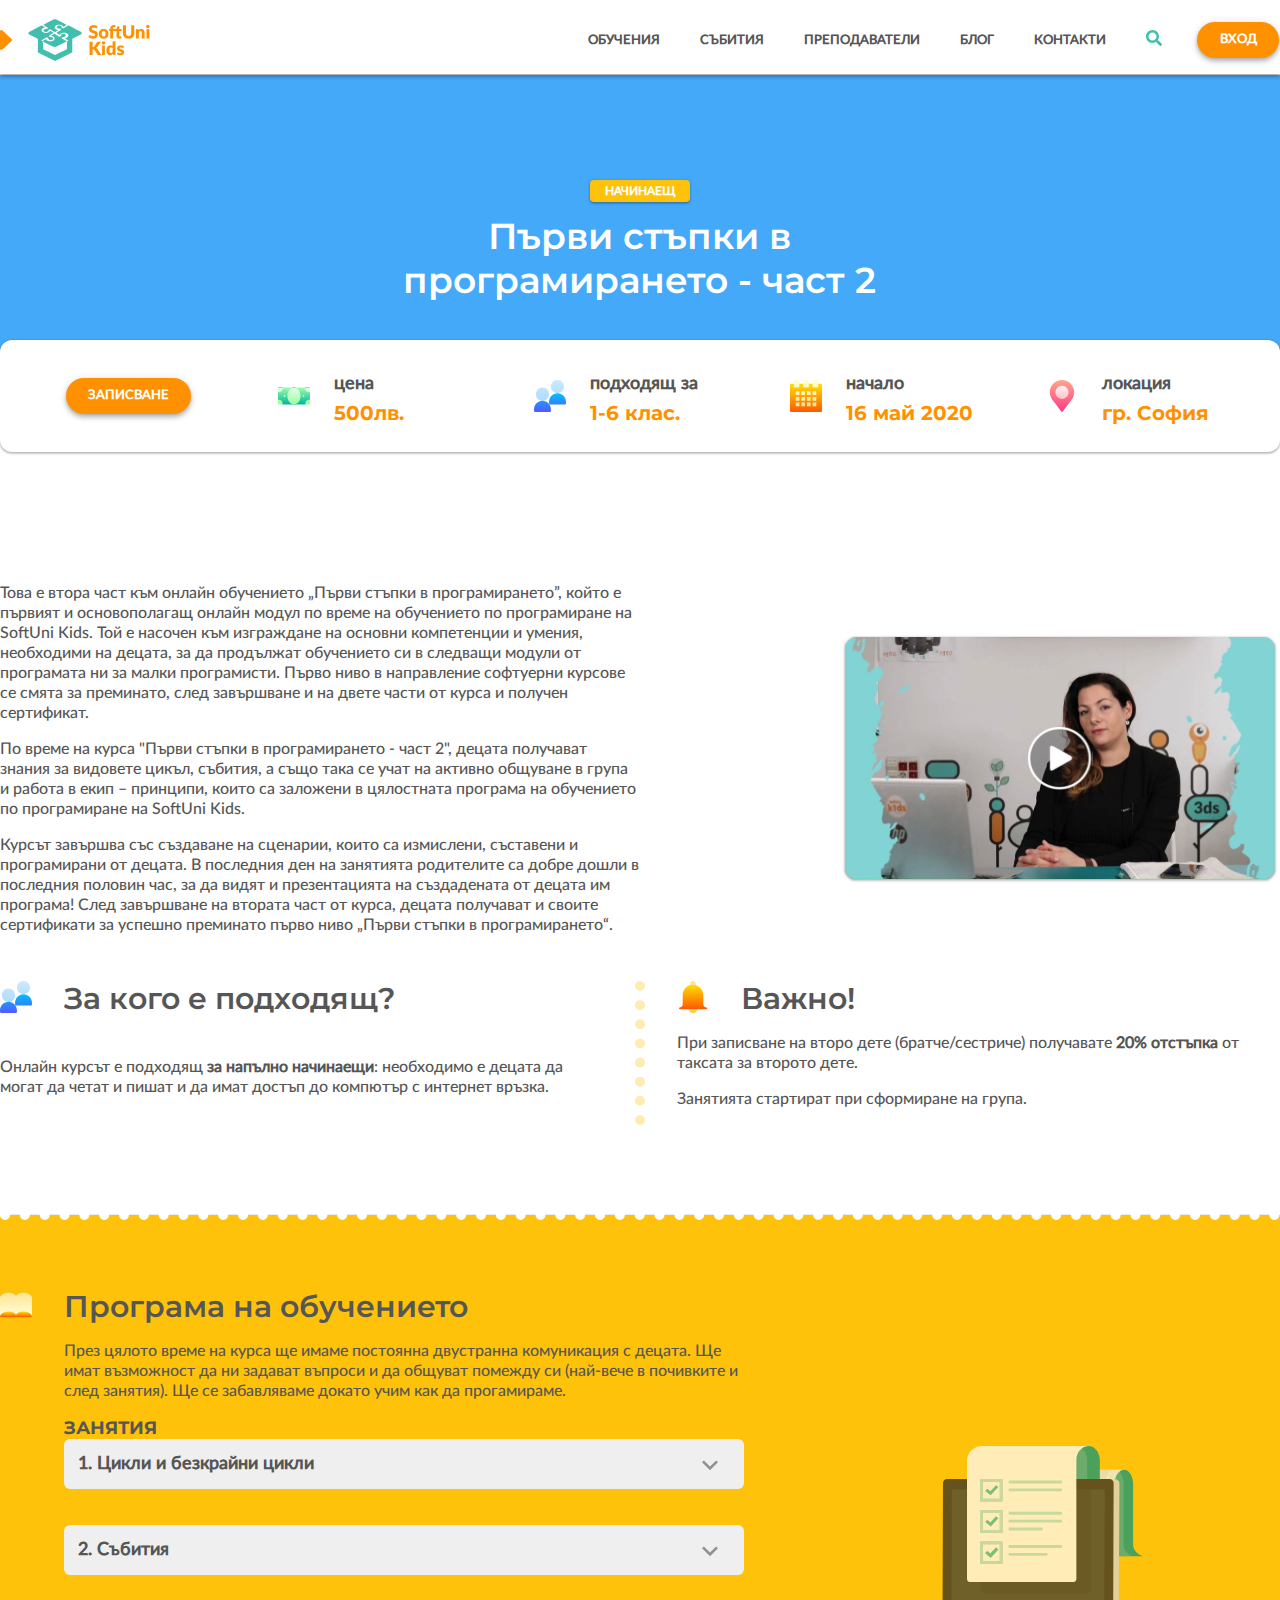
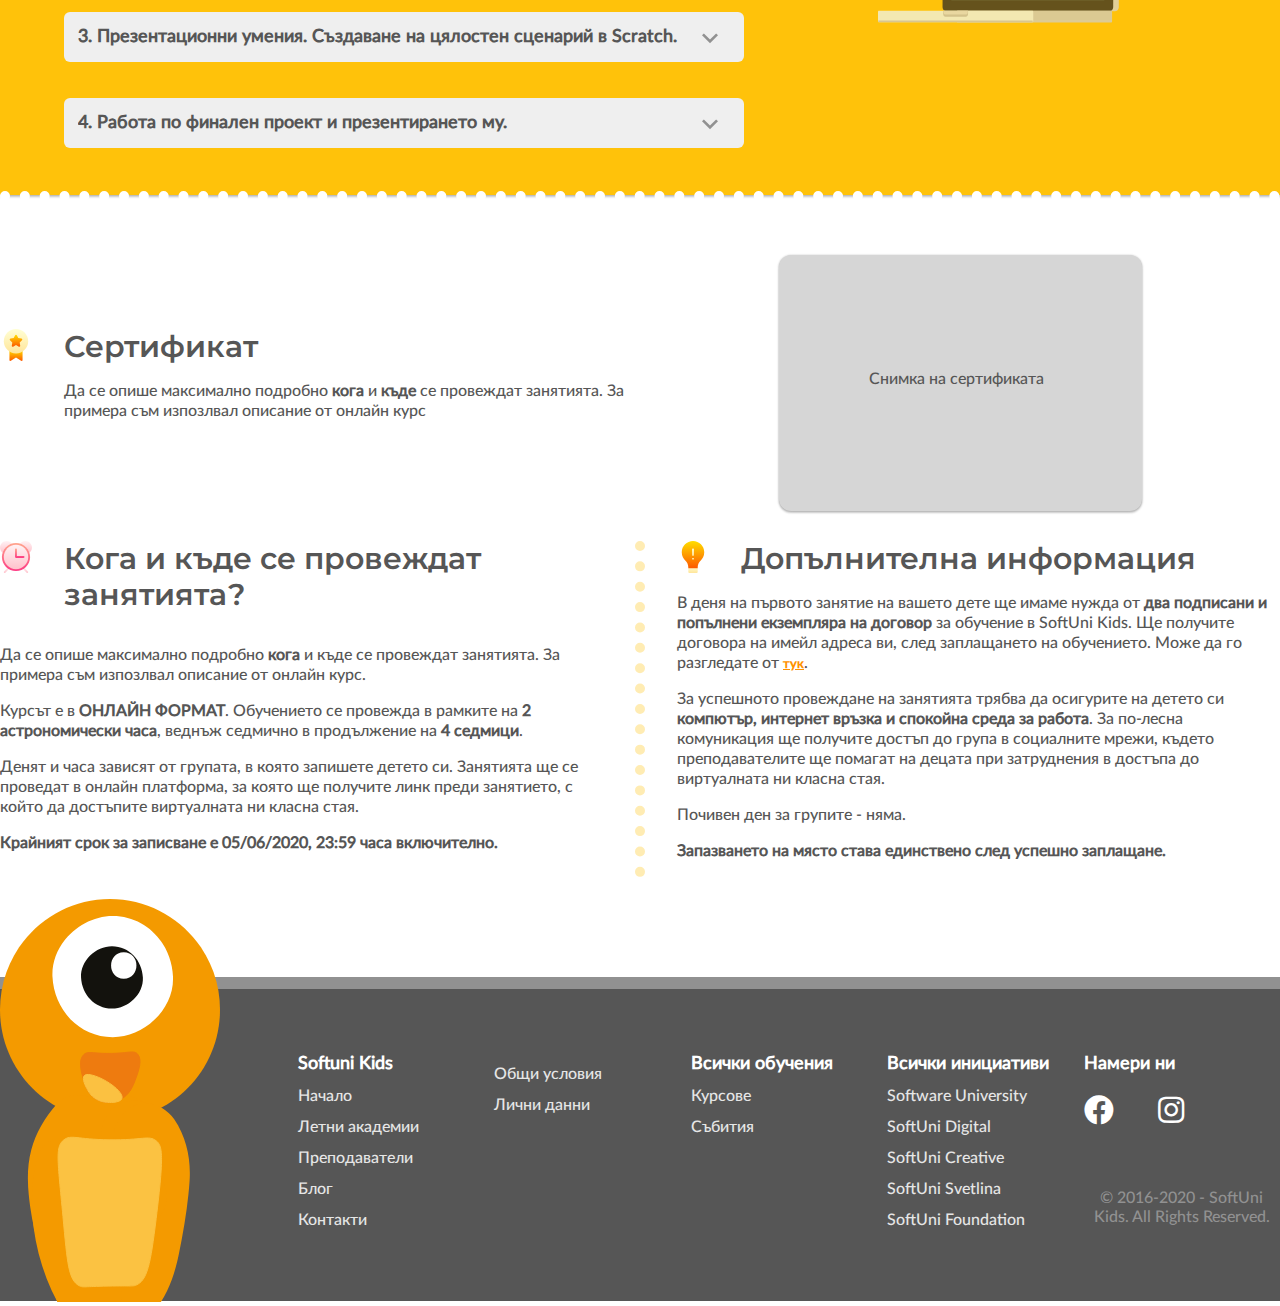
<file: index.html>
<!DOCTYPE html>
<html lang="en">

<head>
    <meta charset="UTF-8">
    <meta name="viewport" content="width=device-width, initial-scale=1.0">
    <title>SoftUni Kids - Home</title>

    <link rel="stylesheet" href="./css/styles.css">


</head>

<body>
    <div class="o-page-container">
        <header class="c-header">
            <nav class="c-navbar">
                <div class="c-navbar__wrapper o-container">
                    <article class="c-navbar__logo">
                        <img class="c-navbar__logo--arrow" src="./assets/icons/arrow-befor-lodo.svg" alt="">
                        <img src="assets/images/logo.png" alt="Logo">
                    </article>

                    <ul class="c-navbar__items">
                        <li class="c-navbar__items__item">
                            <a class="c-navbar__items__item__link" href="./index.html">обучения</a>
                        </li>
                        <li class="c-navbar__items__item">
                            <a class="c-navbar__items__item__link" href="#">Събития</a>
                        </li>
                        <li class="c-navbar__items__item">
                            <a class="c-navbar__items__item__link" href="./trainers.html">Преподаватели</a>
                        </li>
                        <li class="c-navbar__items__item">
                            <a class="c-navbar__items__item__link" href="#">Блог</a>
                        </li>
                        <li class="c-navbar__items__item">
                            <a class="c-navbar__items__item__link" href="./contacts.html">Контакти</a>
                        </li>
                        <li class="c-navbar__items__item">
                            <img src="assets/icons/search.svg" alt="Search">
                        </li>

                    </ul>
                    <button class="btn btn--secondary">
                        вход
                    </button>
                    <div class="c-navbar__burger-menu">
                        <img src="./assets/icons/menu.svg" alt="">
                    </div>

                </div>
            </nav>

        </header>

        <main class="c-home-main">

            <section class="c-main__title">
                <article class="c-main__title__wrapper">
                    <div class="c-main__title__wrapper__top ">
                        <p class="u-uppercase">начинаещ</p>
                    </div>
                    <h1 class="h2-like">Първи стъпки в програмирането - част 2</h1>
                </article>
            </section>

            <section class="c-main__title-info o-container">
                <div class="c-main__title-info__item c-main__title-info__item__button">
                    <button class="btn btn--secondary u-uppercase">записване</button>
                </div>

                

                <div class="c-main__title-info__item u-scale--1">
                    <img src="./assets/icons/money 1.svg" alt="">
                    <div>
                        <h4>цена</h4>
                        <p>500лв.</p>
                    </div>
                </div>

                <div class="c-main__title-info__item u-scale--1">
                    <img src="./assets/icons/people 1.svg" alt="">
                    <div>
                        <h4>подходящ за</h4>
                        <p>1-6 клас.</p>
                    </div>
                </div>
                <div class="c-main__title-info__item u-scale--1">
                    <img src="./assets/icons/calendar 1.svg" alt="">
                    <div>
                        <h4>начало</h4>
                        <p>16 май 2020</p>
                    </div>
                </div>
                <div class="c-main__title-info__item u-scale--1">
                    <img src="./assets/icons/location 1.svg" alt="">
                    <div>
                        <h4>локация</h4>
                        <p>гр. София</p>
                    </div>
                </div>

            </section>


            <section class="c-main__info o-container">
                <div class="c-main__info__description">
                    <p>
                        Това е втора част към онлайн обучението „Първи стъпки в програмирането”, който е първият и
                        основополагащ онлайн модул по време на обучението по програмиране на SoftUni Kids. Той е насочен
                        към
                        изграждане на основни компетенции и умения, необходими на децата, за да продължат обучението си
                        в
                        следващи модули от програмата ни за малки програмисти. Първо ниво в направление софтуерни
                        курсове се
                        смята за преминато, след завършване и на двете части от курса и получен сертификат.
                    </p>
                    <p>
                        По време на курса "Първи стъпки в програмирането - част 2", децата получават знания за видовете
                        цикъл, събития, а също така се учат на активно общуване в група и работа в екип – принципи,
                        които са
                        заложени в цялостната програма на обучението по програмиране на SoftUni Kids.
                    </p>
                    <p>
                        Курсът завършва със създаване на сценарии, които са измислени, съставени и програмирани от
                        децата. В
                        последния ден на занятията родителите са добре дошли в последния половин час, за да видят и
                        презентацията на създадената от децата им програма! След завършване на втората част от курса,
                        децата
                        получават и своите сертификати за успешно преминато първо ниво „Първи стъпки в програмирането“.
                    </p>
                </div>
                <div class="c-main__info__video">
                    <div class="c-main__info__video__content">
                        <img src="./assets/images/video_play_button.svg" alt=""
                            class="c-main__info__video__content__playButton">
                    </div>

                </div>
            </section>

            <section class="c-main__suitable-for-skills o-container">
                <div class="c-main__descbox u-scale--1">
                    <img src="./assets/icons/people 1.svg" alt="">
                    <h2>За кого е подходящ?</h2>
                    <div class="c-main__descbox__text">
                        <p>
                            Онлайн курсът е подходящ <b>за напълно начинаещи</b>: необходимо е децата да могат да четат
                            и
                            пишат и
                            да имат достъп до компютър с интернет връзка.
                        </p>
                    </div>
                </div>
                <div class="c-dotted-line--vertical--secondary-color">
                </div>
                <div class="c-dotted-line--horizontal--secondary-color hidden-line">
                </div>
                <div class="c-main__descbox u-scale--1">
                    <img src="./assets/icons/notification 1.svg" alt="">
                    <h2>Важно!</h2>
                    <div class="c-main__descbox__text">
                        <p>
                            При записване на второ дете (братче/сестриче) получавате <b>20% отстъпка</b> от таксата за
                            второто
                            дете.
                        </p>
                        <p>Занятията стартират при сформиране на група.</p>
                    </div>
                </div>
            </section>

            <section class="c-main__curriculum">
                <div class="c-main__curriculum__wrapper o-container">
                    <div class="c-main__curruculum__wrapper__icon">
                        <img class="c-main__curriculum__wrapper__icon" src="./assets/icons/book 2.svg" alt="">
                    </div>
                    <div class="c-main__curriculum__wrapper__info">
                        <h2>Програма на обучението</h2>
                        <p>
                            През цялото време на курса ще имаме постоянна двустранна комуникация с децата. Ще имат
                            възможност да ни задават въпроси и да общуват помежду си (най-вече в почивките и след
                            занятия).
                            Ще се забавляваме докато учим как да прогамираме.
                        </p>
                        <div class="c-main__curriculum__wrapper__selectors">
                            <h5 class="u-uppercase">занятия</h5>
                            <label class="c-main__curriculum__wrapper__selectors__label">
                                <select class="e-fields--select" name="level" id="level">
                                    <option value="level">1. Цикли и безкрайни цикли</option>
                                </select>
                                <img class="" src="./assets/icons/mdi_keyboard_arrow_down.svg">
                            </label>
                            <label class="c-main__curriculum__wrapper__selectors__label">
                                <select class="e-fields--select" name="level" id="level">
                                    <option value="level">2. Събития</option>
                                </select>
                                <img class="" src="./assets/icons/mdi_keyboard_arrow_down.svg">
                            </label>
                            <label class="c-main__curriculum__wrapper__selectors__label">
                                <select class="e-fields--select" name="level" id="level">
                                    <option value="level">3. Презентационни умения. Създаване на цялостен сценарий в
                                        Scratch.</option>
                                </select>
                                <img class="" src="./assets/icons/mdi_keyboard_arrow_down.svg">
                            </label>
                            <label class="c-main__curriculum__wrapper__selectors__label">
                                <select class="e-fields--select" name="level" id="level">
                                    <option value="level">4. Работа по финален проект и презентирането му.</option>
                                </select>
                                <img class="" src="./assets/icons/mdi_keyboard_arrow_down.svg">
                            </label>

                        </div>
                    </div>
                    <div class="c-main__curriculum__wrapper__pic">
                        <img src="./assets/images/program_caricatour.svg" alt="">
                    </div>

                </div>

            </section>

            <section class="c-main__certificate o-container">
                <div class="c-main__descbox u-scale--1 ">
                    <img src="./assets/icons/reward 1.svg" alt="">
                    <h2>Сертификат</h2>
                    <div>
                        <p>
                            Да се опише максимално подробно <b>кога</b> и <b>къде</b> се провеждат занятията. За примера
                            съм
                            изпозлвал
                            описание от онлайн курс
                        </p>
                    </div>
                </div>
                <div class="c-main__certificate__picture">
                    <span>Снимка на сертификата</span>
                </div>
            </section>

            <section class="c-main__where-and-how o-container">
                <div class="c-main__descbox u-scale--1 ">
                    <img src="./assets/icons/clock 1.svg" alt="">
                    <h2>Кога и къде се провеждат занятията?</h2>

                    <div class="c-main__descbox__text">
                        <p>
                            Да се опише максимално подробно <b>кога</b> и <span class="u-boldtext">къде</span> се
                            провеждат
                            занятията. За примера съм изпозлвал
                            описание от онлайн курс.
                        </p>
                        <p>
                            Курсът е в <b>ОНЛАЙН ФОРМАТ</b>. Обучението се провежда в рамките на <b>2 астрономически
                                часa</b>, веднъж
                            седмично в продължение на <b>4 седмици</b>.
                        </p>

                        <p>
                            Денят и часа зависят от групата, в която запишете детето си. Занятията ще се проведат в
                            онлайн
                            платформа, за която ще получите линк преди занятието, с който да достъпите виртуалната ни
                            класна
                            стая.
                        </p>

                        <p>
                            <b>Крайният срок за записване е 05/06/2020, 23:59 часа включително.</b>
                        </p>
                    </div>
                </div>
                <div class="c-dotted-line--vertical--secondary-color">
                </div>
                <div class="c-dotted-line--horizontal--secondary-color">
                </div>

                <div class="c-main__descbox u-scale--1">
                    <img src="./assets/icons/innovation 1.svg" alt="">
                    <h2>Допълнителна информация</h2>
                    <div class="c-main__descbox__text">
                        <p>
                            В деня на първото занятие на вашето дете ще имаме нужда от <b>два подписани и попълнени
                                екземпляра
                                на договор</b> за обучение в SoftUni Kids. Ще получите договора на имейл адреса ви, след
                            заплащането
                            на обучението. Може да го разгледате от <a class="u-highlights--link" href="">тук</a>.
                        </p>
                        <p>
                            За успешното провеждане на занятията трябва да осигурите на детето си <b>компютър, интернет
                                връзка
                                и спокойна среда за работа</b>. За по-лесна комуникация ще получите достъп до група в
                            социалните
                            мрежи, където преподавателите ще помагат на децата при затруднения в достъпа до виртуалната
                            ни
                            класна стая.
                        </p>
                        <p>
                            Почивен ден за групите - няма.
                        </p>
                        <p>
                            <b>Запазването на място става единствено след успешно заплащане.</b>
                        </p>
                    </div>
                </div>
            </section>
        </main>

        <footer class="c-footer">
            <section class="c-footer__wrapper o-container">

                <div class="c-footer__wrapper__img-box">
                    <img src="./assets/icons/Mask Group.svg" alt="">
                </div>

                <div class="c-footer__wrapper__links">
                    <div class="c-footer__column column--1">
                        <ul class="c-footer__column__items">
                            <h5 class="c-footer__column__items__title">
                                Softuni Kids
                            </h5>
                            <li class="c-footer__column__items__link"><a href="">Начало</a></li>
                            <li class="c-footer__column__items__link"><a href="">Летни академии</a></li>
                            <li class="c-footer__column__items__link"><a href="./trainers.html">Преподаватели</a></li>
                            <li class="c-footer__column__items__link"><a href="">Блог</a></li>
                            <li class="c-footer__column__items__link"><a href="./contacts.html">Контакти</a>
                            </li>
                        </ul>
                    </div>

                    <div class="c-footer__column column--2">
                        <ul class="c-footer__column__items">
                            <li class="c-footer__column__items__link"><a href="">Общи условия</a></li>
                            <li class="c-footer__column__items__link"><a href="">Лични данни</a></li>
                        </ul>
                    </div>

                    <div class="c-footer__column column--3">
                        <ul class="c-footer__column__items">
                            <h5 class="c-footer__column__items__title">
                                Всички обучения
                            </h5>
                            <li class="c-footer__column__items__link"><a href="">Курсове</a></li>
                            <li class="c-footer__column__items__link"><a href="">Събития</a></li>

                        </ul>
                    </div>

                    <div class="c-footer__column column--4">
                        <ul class="c-footer__column__items">
                            <h5 class="c-footer__column__items__title">
                                Всички инициативи
                            </h5>
                            <li class="c-footer__column__items__link"><a href="">Software University</a></li>
                            <li class="c-footer__column__items__link"><a href="">SoftUni Digital</a></li>
                            <li class="c-footer__column__items__link"><a href="">SoftUni Creative</a></li>
                            <li class="c-footer__column__items__link"><a href="">SoftUni Svetlina</a></li>
                            <li class="c-footer__column__items__link"><a href="">SoftUni Foundation</a></li>
                        </ul>
                    </div>

                    <div class="c-footer__column column--5">
                        <div class="c-footer__column__social">
                            <h5 class="c-footer__column__items__title hidden-title">
                                Намери ни
                            </h5>
                            <div class="c-footer__column__social__box">
                                <i class="fab fa-facebook"></i>
                                <i class="fab fa-instagram"></i>
                            </div>
                        </div>




                    </div>

                    <div class="c-footer__column column--copyrights">
                        <p>
                            © 2016-2020 - SoftUni Kids. All Rights Reserved.
                        </p>
                    </div>
                </div>

            </section>
        </footer>
    </div>
</body>

</html>
</file>
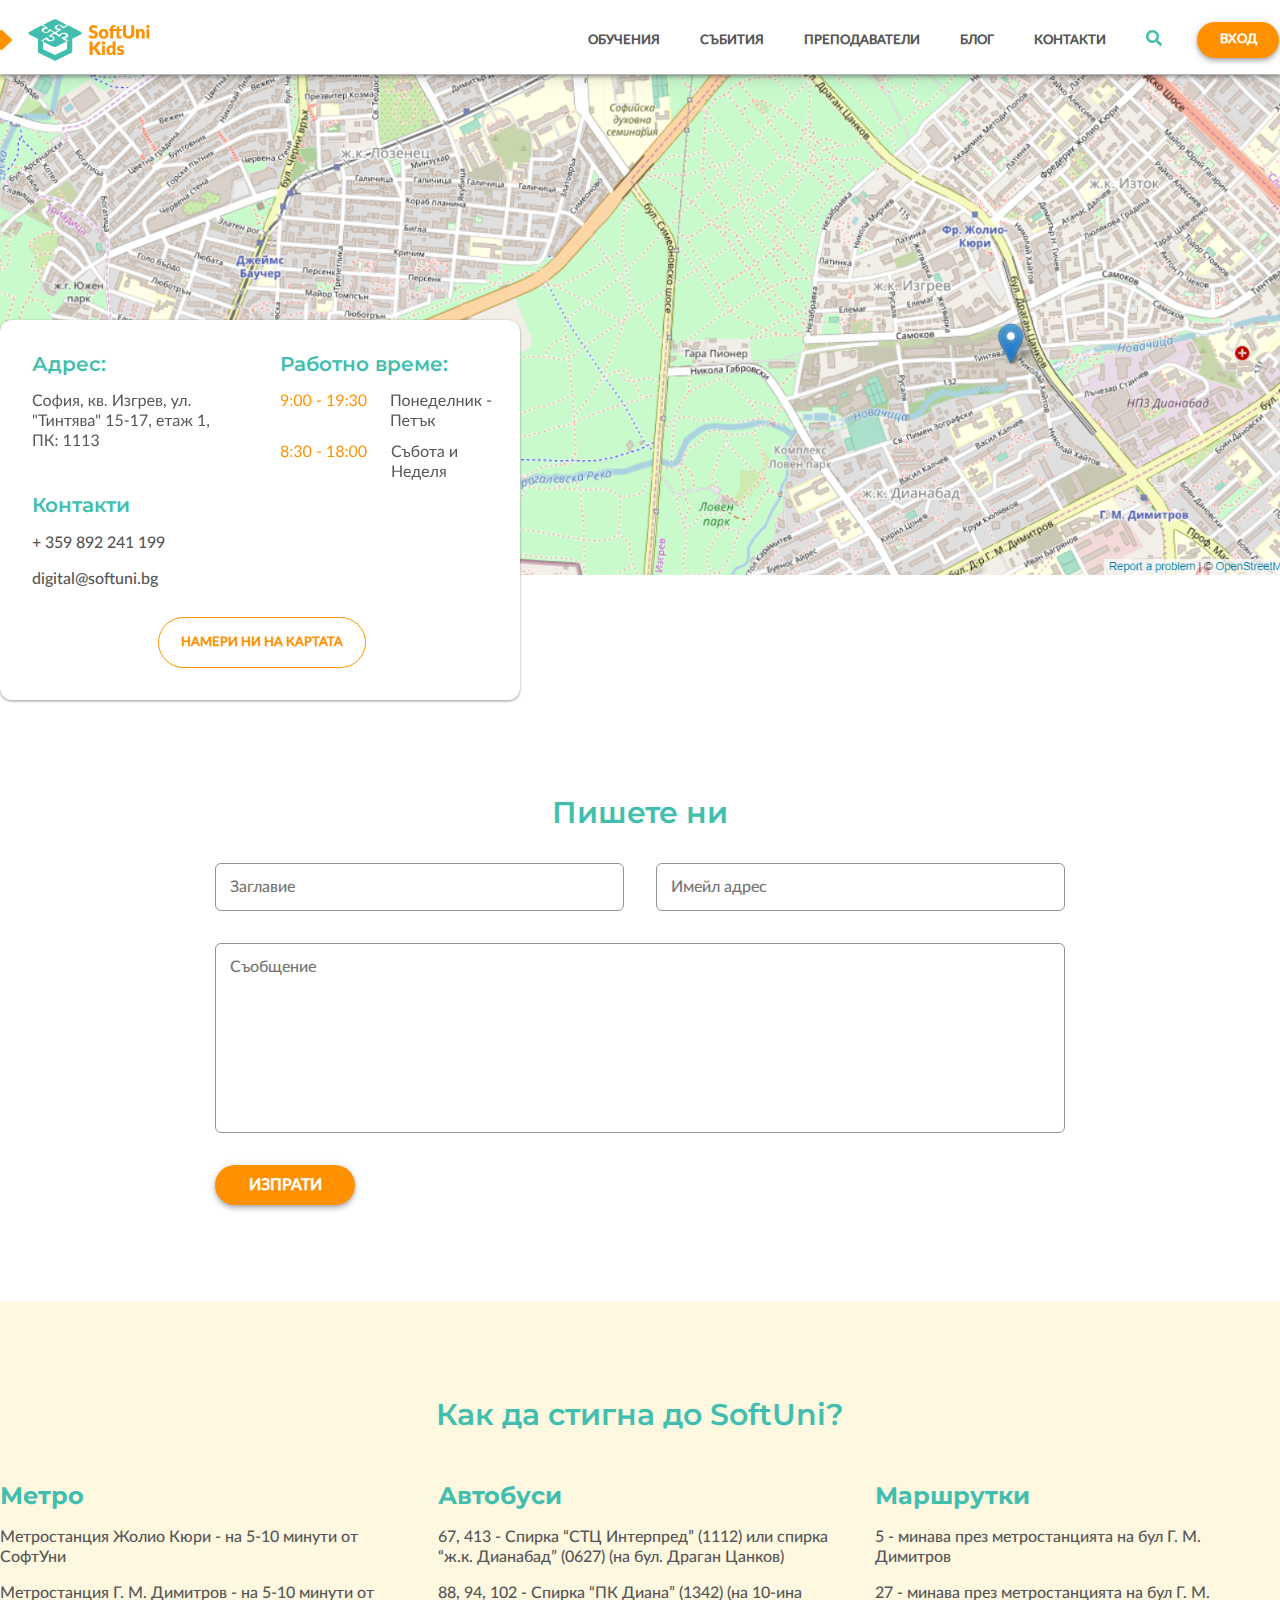
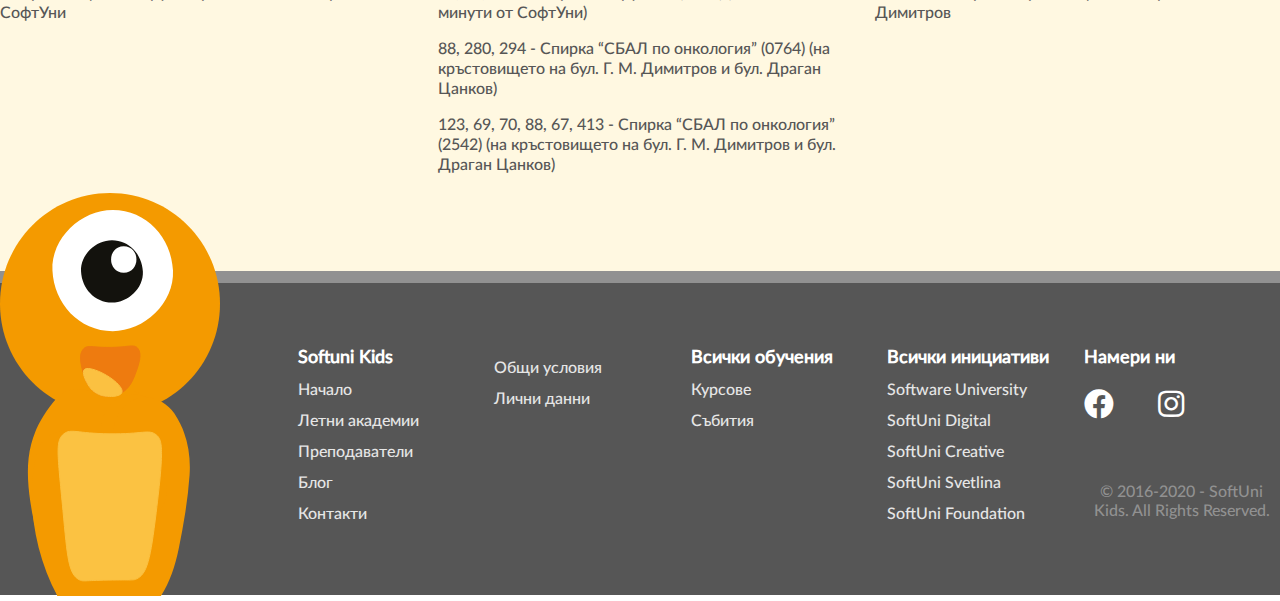
<file: contacts.html>
<!DOCTYPE html>
<html lang="en">

<head>
    <meta charset="UTF-8">
    <meta name="viewport" content="width=device-width, initial-scale=1.0">
    <title>Contact Us</title>
    <link rel="stylesheet" href="./css/styles.css">
</head>

<body>
    <div class="o-page-container">

        <header class="c-header">
            <nav class="c-navbar">
                <div class="c-navbar__wrapper o-container">
                    <article class="c-navbar__logo">
                        <img class="c-navbar__logo--arrow" src="./assets/icons/arrow-befor-lodo.svg" alt="">
                        <img src="assets/images/logo.png" alt="Logo">
                    </article>

                    <ul class="c-navbar__items">
                        <li class="c-navbar__items__item">
                            <a class="c-navbar__items__item__link" href="./index.html">обучения</a>
                        </li>
                        <li class="c-navbar__items__item">
                            <a class="c-navbar__items__item__link" href="#">Събития</a>
                        </li>
                        <li class="c-navbar__items__item">
                            <a class="c-navbar__items__item__link" href="./trainers.html">Преподаватели</a>
                        </li>
                        <li class="c-navbar__items__item">
                            <a class="c-navbar__items__item__link" href="#">Блог</a>
                        </li>
                        <li class="c-navbar__items__item">
                            <a class="c-navbar__items__item__link" href="./contacts.html">Контакти</a>
                        </li>
                        <li class="c-navbar__items__item">
                            <img src="assets/icons/search.svg" alt="Search">
                        </li>

                    </ul>
                    <button class="btn btn--secondary">
                        вход
                    </button>
                    <div class="c-navbar__burger-menu">
                        <img src="./assets/icons/menu.svg" alt="">
                    </div>

                </div>
            </nav>

        </header>

        <main class="c-contacts-main">

            <article class="c-contacts__map-box">
            </article>

            <article class="c-contacts__info-box o-container">
                <div class="c-contacst__info-box__wrapper">

                    <div class="c-contacts__info-box__wrapper__address">
                        <h4>Адрес:</h4>
                        <div>
                            <img src="./assets/images/address.svg" alt="">
                        </div>
                    </div>

                    <div class="c-contacts__info-box__wrapper__work-time">
                        <h4>Работно време:</h4>

                        <img src="./assets/images/worktime1.svg" alt="">
                        <img src="./assets/images/workdays.svg" alt="">
                        <img src="./assets/images/worktime2.svg" alt="">
                        <img src="./assets/images/weekend.svg" alt="">

                    </div>

                    <div class="c-contacts__info-box__wrapper__contacts">
                        <h4>Контакти</h4>
                        <div>
                            <p>+ 359 892 241 199</p>
                            <p>digital@softuni.bg</p>
                        </div>
                    </div>

                    <button class="c-contacts__info-box__wrapper__btn btn btn--primary">намери ни на картата</button>
                </div>
            </article>

            <article class="c-contacts__write-us">
                <div class="c-contacts__write-us__wrapper o-container">
                    <h2 class="c-contacts__write-us__wrapper__header">Пишете ни</h2>
                    <input class="c-contacts__write-us__wrapper__title e-fields--text"  placeholder="Заглавие" type="text" >
                    <input class="c-contacts__write-us__wrapper__email e-fields--text"  placeholder="Имейл адрес" type="text" >
                    <textarea class="c-contacts__write-us__wrapper__text e-fields--text" placeholder="Съобщение" type="text"></textarea>
                    <button class="c-contacts__write-us__wrapper__btn btn btn--secondary">Изпрати</button>
                </div>
            </article>

            <article class="c-contacts__how-to-get-to">
                <div class="c-contacts__how-to-get-to__wrapper o-container">
                    <h2 class="c-contacts__how-to-get-to__wrapper__title">Как да стигна до SoftUni?</h2>
                    <div class="c-contacts__how-to-get-to__wrapper__metro">
                        <h3>Метро</h3>
                        <p>Метростанция Жолио Кюри - на 5-10 минути от СофтУни</p>
                        <p>Метростанция Г. М. Димитров - на 5-10 минути от СофтУни</p>
                    </div>
                    <div class="c-contacts__how-to-get-to__wrapper__bus">
                        <h3>Автобуси</h3>
                        <p>67, 413 - Спирка “СТЦ Интерпред” (1112) или спирка “ж.к. Дианабад” (0627) (на бул. Драган Цанков)</p>
                        <p>88, 94, 102 - Спирка “ПК Диана” (1342) (на 10-ина минути от СофтУни)</p>
                        <p>88, 280, 294 - Спирка “СБАЛ по онкология” (0764) (на кръстовището на бул. Г. М. Димитров и бул. Драган Цанков)</p>
                        <p>123, 69, 70, 88, 67, 413 - Спирка “СБАЛ по онкология” (2542) (на кръстовището на бул. Г. М. Димитров и бул. Драган Цанков)</p>
                    </div>
                    <div class="c-contacts__how-to-get-to__wrapper__minibus">
                        <h3>Маршрутки</h3>
                        <p>5 - минава през метростанцията на бул Г. М. Димитров</p>
                        <p>27 - минава през метростанцията на бул Г. М. Димитров</p>
                    </div>
                </div>
            </article>
        </main>

        <footer class="c-footer">
            <section class="c-footer__wrapper o-container">

                <div class="c-footer__wrapper__img-box">
                    <img src="./assets/icons/Mask Group.svg" alt="">
                </div>

                <div class="c-footer__wrapper__links">
                    <div class="c-footer__column column--1">
                        <ul class="c-footer__column__items">
                            <h5 class="c-footer__column__items__title">
                                Softuni Kids
                            </h5>
                            <li class="c-footer__column__items__link"><a href="">Начало</a></li>
                            <li class="c-footer__column__items__link"><a href="">Летни академии</a></li>
                            <li class="c-footer__column__items__link"><a href="./trainers.html">Преподаватели</a></li>
                            <li class="c-footer__column__items__link"><a href="">Блог</a></li>
                            <li class="c-footer__column__items__link"><a href="./contacts.html">Контакти</a>
                            </li>
                        </ul>
                    </div>

                    <div class="c-footer__column column--2">
                        <ul class="c-footer__column__items">
                            <li class="c-footer__column__items__link"><a href="">Общи условия</a></li>
                            <li class="c-footer__column__items__link"><a href="">Лични данни</a></li>
                        </ul>
                    </div>

                    <div class="c-footer__column column--3">
                        <ul class="c-footer__column__items">
                            <h5 class="c-footer__column__items__title">
                                Всички обучения
                            </h5>
                            <li class="c-footer__column__items__link"><a href="">Курсове</a></li>
                            <li class="c-footer__column__items__link"><a href="">Събития</a></li>

                        </ul>
                    </div>

                    <div class="c-footer__column column--4">
                        <ul class="c-footer__column__items">
                            <h5 class="c-footer__column__items__title">
                                Всички инициативи
                            </h5>
                            <li class="c-footer__column__items__link"><a href="">Software University</a></li>
                            <li class="c-footer__column__items__link"><a href="">SoftUni Digital</a></li>
                            <li class="c-footer__column__items__link"><a href="">SoftUni Creative</a></li>
                            <li class="c-footer__column__items__link"><a href="">SoftUni Svetlina</a></li>
                            <li class="c-footer__column__items__link"><a href="">SoftUni Foundation</a></li>
                        </ul>
                    </div>

                    <div class="c-footer__column column--5">
                        <div class="c-footer__column__social">
                            <h5 class="c-footer__column__items__title hidden-title">
                                Намери ни
                            </h5>
                            <div class="c-footer__column__social__box">
                                <i class="fab fa-facebook"></i>
                                <i class="fab fa-instagram"></i>
                            </div>
                        </div>




                    </div>

                    <div class="c-footer__column column--copyrights">
                        <p>
                            © 2016-2020 - SoftUni Kids. All Rights Reserved.
                        </p>
                    </div>
                </div>

            </section>
        </footer>
    </div>
</body>

</html>
</file>
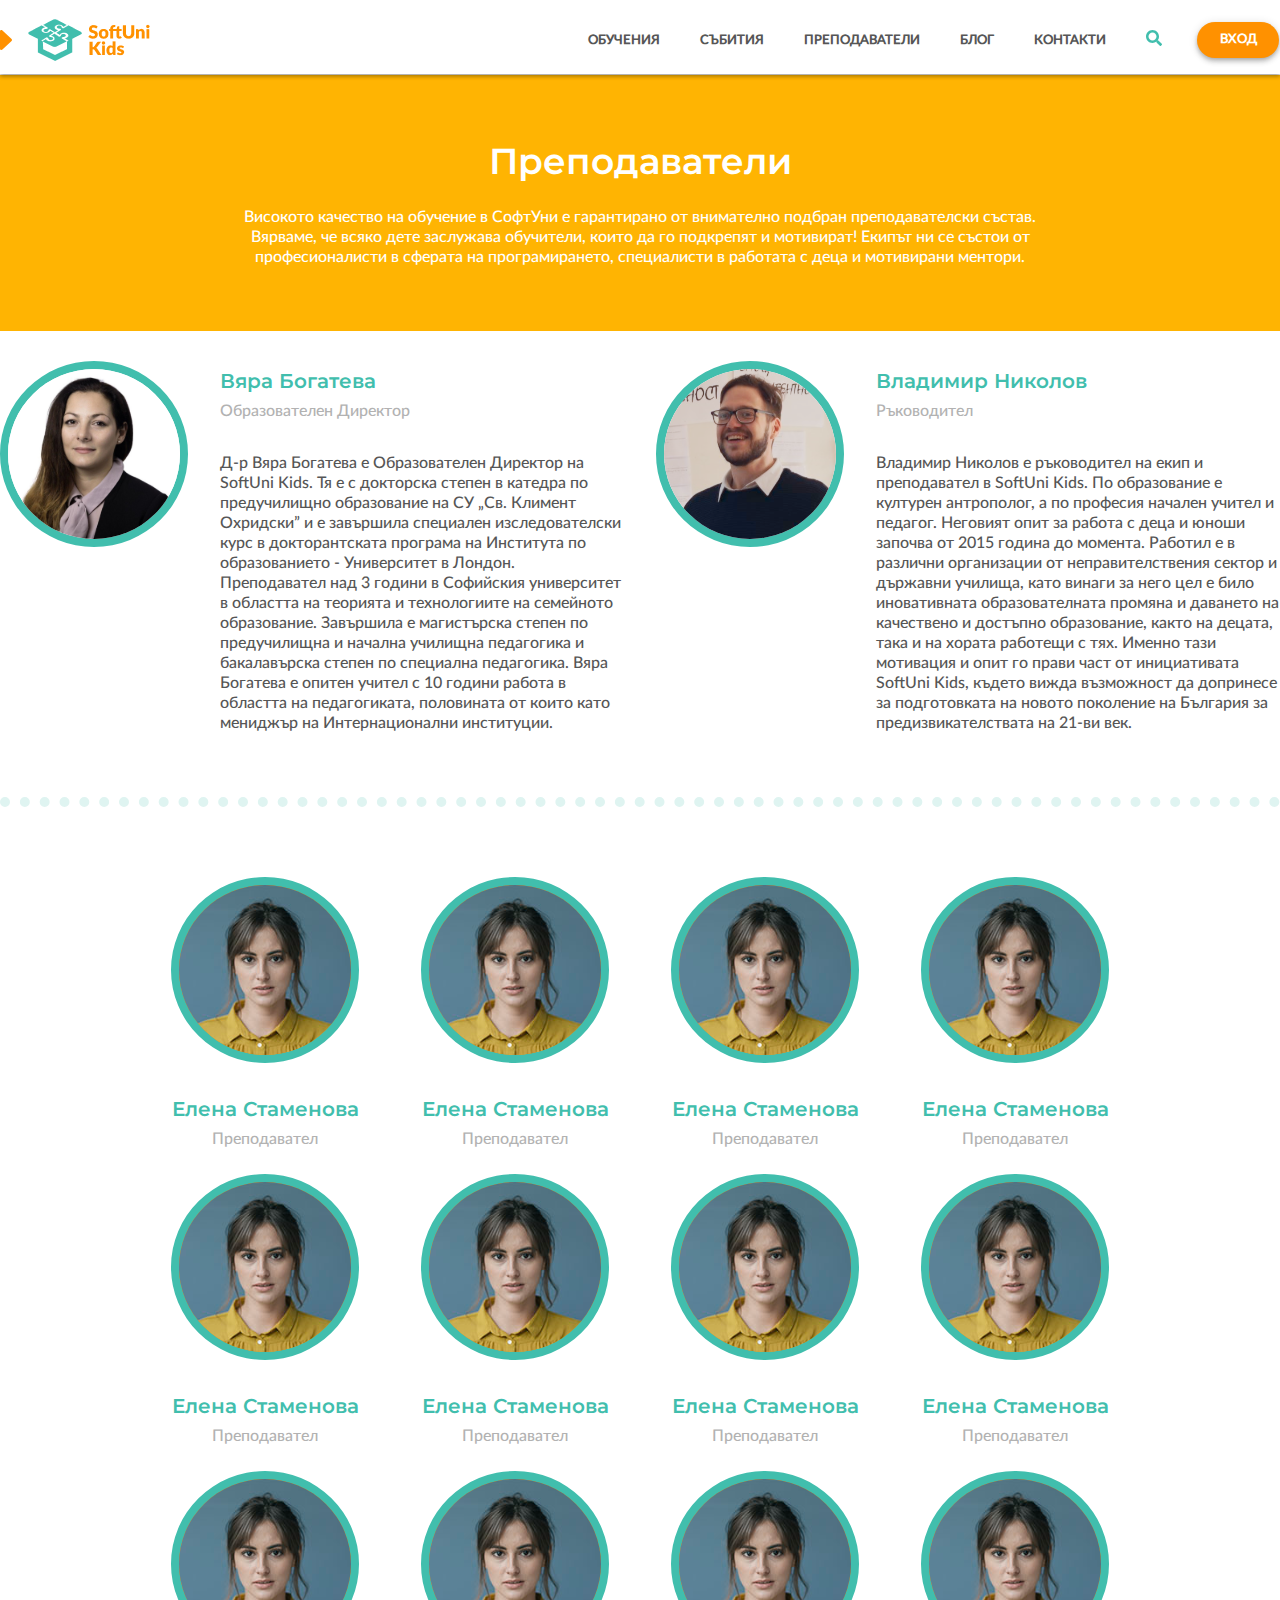
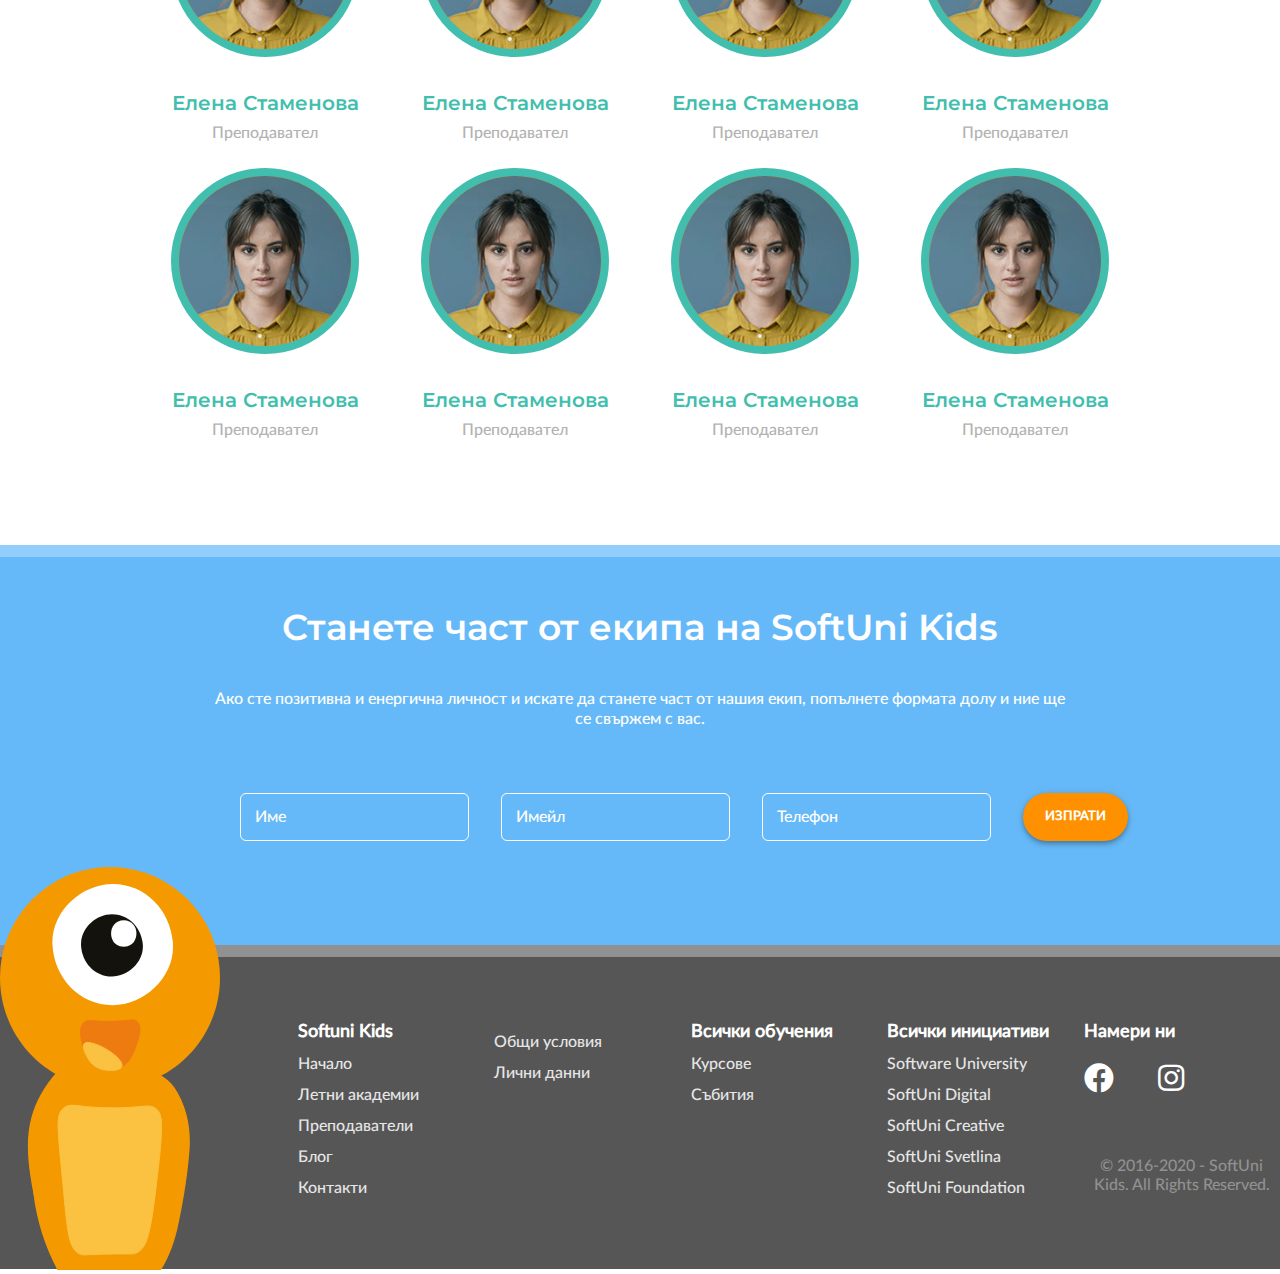
<file: trainers.html>
<!DOCTYPE html>
<html lang="en">

<head>
    <meta charset="UTF-8">
    <meta name="viewport" content="width=device-width, initial-scale=1.0">
    <title>Trainers</title>
    <link rel="stylesheet" href="./css/styles.css">
</head>

<body>
    <div class="o-page-container">
        <header class="c-header">
            <nav class="c-navbar">
                <div class="c-navbar__wrapper o-container">
                    <article class="c-navbar__logo">
                        <img class="c-navbar__logo--arrow" src="./assets/icons/arrow-befor-lodo.svg" alt="">
                        <img src="assets/images/logo.png" alt="Logo">
                    </article>

                    <ul class="c-navbar__items">
                        <li class="c-navbar__items__item">
                            <a class="c-navbar__items__item__link" href="./index.html">обучения</a>
                        </li>
                        <li class="c-navbar__items__item">
                            <a class="c-navbar__items__item__link" href="#">Събития</a>
                        </li>
                        <li class="c-navbar__items__item">
                            <a class="c-navbar__items__item__link" href="./trainers.html">Преподаватели</a>
                        </li>
                        <li class="c-navbar__items__item">
                            <a class="c-navbar__items__item__link" href="#">Блог</a>
                        </li>
                        <li class="c-navbar__items__item">
                            <a class="c-navbar__items__item__link" href="./contacts.html">Контакти</a>
                        </li>
                        <li class="c-navbar__items__item">
                            <img src="assets/icons/search.svg" alt="Search">
                        </li>

                    </ul>
                    <button class="btn btn--secondary">
                        вход
                    </button>
                    <div class="c-navbar__burger-menu">
                        <img src="./assets/icons/menu.svg" alt="">
                    </div>

                </div>
            </nav>

        </header>

        <main class="c-trainers-main">

            <section class="c-trainers__title">
                <article class="c-trainers__title__wrapper  o-container">
                    <h1 class="h1-like ">Преподаватели</h1>
                    <p class="c-trainers__title__wrapper__text">
                        Високото качество на обучение в СофтУни е гарантирано от внимателно подбран преподавателски
                        състав. Вярваме, че всяко дете заслужава обучители, които да го подкрепят и мотивират! Екипът ни
                        се състои от професионалисти в сферата на програмирането, специалисти в работата с деца и
                        мотивирани ментори.
                    </p>
                </article>
            </section>

            <section class="c-trainers__managers ">
                <article class="c-trainers__managers__wrapper o-container ">

                    <div class="c-personal-card">
                        <div class="c-personal-card__picture">
                            <img src="./assets/images/VqraBogateva 1.svg" alt="">
                        </div>
                        <div class="c-personal-card__name-and-position">
                            <h4>Вяра Богатева</h4>
                            <p>Образователен Директор</p>
                        </div>

                        <p class="c-personal-card__text">
                            Д-р Вяра Богатева е Образователен Директор на SoftUni Kids. Тя е с докторска степен в
                            катедра по предучилищно образование на СУ „Св. Климент Охридски” и е завършила специален
                            изследователски курс в докторантската програма на Института по образованието - Университет в
                            Лондон. Преподавател над 3 години в Софийския университет в областта на теорията и
                            технологиите на семейното образование. Завършила е магистърска степен по предучилищна и
                            начална училищна педагогика и бакалавърска степен по специална педагогика. Вяра Богатева е
                            опитен учител с 10 години работа в областта на педагогиката, половината от които като
                            мениджър на Интернационални институции.
                        </p>

                    </div>

                    <div class="c-personal-card">
                        <div class="c-personal-card__picture">
                            <img src="./assets/images/VladimirNikolov 1.svg" alt="">
                        </div>
                        <div class="c-personal-card__name-and-position">
                            <h4>Владимир Николов</h4>
                            <p>Ръководител</p>
                        </div>

                        <p class="c-personal-card__text">
                            Владимир Николов е ръководител на екип и преподавател в SoftUni Kids. По образование е
                            културен антрополог, а по професия начален учител и педагог. Неговият опит за работа с деца
                            и юноши започва от 2015 година до момента. Работил е в различни организации от
                            неправителствения сектор и държавни училища, като винаги за него цел е било иновативната
                            образователната промяна и даването на качествено и достъпно образование, както на децата,
                            така и на хората работещи с тях. Именно тази мотивация и опит го прави част от инициативата
                            SoftUni Kids, където вижда възможност да допринесе за подготовката на новото поколение на
                            България за предизвикателствата на 21-ви век.
                        </p>

                    </div>

                </article>
            </section>

            <section class="c-trainers__teachers">
                <article class="c-trainers__teachers__wrapper o-container ">

                    <div class="c-trainers__teachers__wrapper--column-one">
                        <div class="c-personal-card--no-text">
                            <div class="c-personal-card--no-text__picture">
                                <img class="img-bottom" src="./assets/images/ElenaStamenova.svg" alt="">
                               <div class="middle">
                                <img src="./assets/icons/info.svg" alt="" class="img-top">
                               </div>
                            </div>
                            <div class="c-personal-card--no-text__name-and-position">
                                <h4>Елена Стаменова</h4>
                                <p>Преподавател</p>
                            </div>

                        </div>

                        <div class="c-personal-card--no-text">
                            <div class="c-personal-card--no-text__picture">
                                <img class="img-bottom" src="./assets/images/ElenaStamenova.svg" alt="">
                               <div class="middle">
                                <img src="./assets/icons/info.svg" alt="" class="img-top">
                               </div>
                            </div>
                            <div class="c-personal-card--no-text__name-and-position">
                                <h4>Елена Стаменова</h4>
                                <p>Преподавател</p>
                            </div>

                        </div>

                        <div class="c-personal-card--no-text">
                            <div class="c-personal-card--no-text__picture">
                                <img class="img-bottom" src="./assets/images/ElenaStamenova.svg" alt="">
                               <div class="middle">
                                <img src="./assets/icons/info.svg" alt="" class="img-top">
                               </div>
                            </div>
                            <div class="c-personal-card--no-text__name-and-position">
                                <h4>Елена Стаменова</h4>
                                <p>Преподавател</p>
                            </div>

                        </div>

                        <div class="c-personal-card--no-text">
                            <div class="c-personal-card--no-text__picture">
                                <img class="img-bottom" src="./assets/images/ElenaStamenova.svg" alt="">
                               <div class="middle">
                                <img src="./assets/icons/info.svg" alt="" class="img-top">
                               </div>
                            </div>
                            <div class="c-personal-card--no-text__name-and-position">
                                <h4>Елена Стаменова</h4>
                                <p>Преподавател</p>
                            </div>

                        </div>
                    </div>

                    <div class="c-trainers__teachers__wrapper--column-two">
                       <div class="c-personal-card--no-text">
                            <div class="c-personal-card--no-text__picture">
                                <img class="img-bottom" src="./assets/images/ElenaStamenova.svg" alt="">
                               <div class="middle">
                                <img src="./assets/icons/info.svg" alt="" class="img-top">
                               </div>
                            </div>
                            <div class="c-personal-card--no-text__name-and-position">
                                <h4>Елена Стаменова</h4>
                                <p>Преподавател</p>
                            </div>

                        </div>

                        <div class="c-personal-card--no-text">
                            <div class="c-personal-card--no-text__picture">
                                <img class="img-bottom" src="./assets/images/ElenaStamenova.svg" alt="">
                               <div class="middle">
                                <img src="./assets/icons/info.svg" alt="" class="img-top">
                               </div>
                            </div>
                            <div class="c-personal-card--no-text__name-and-position">
                                <h4>Елена Стаменова</h4>
                                <p>Преподавател</p>
                            </div>

                        </div>

                        <div class="c-personal-card--no-text">
                            <div class="c-personal-card--no-text__picture">
                                <img class="img-bottom" src="./assets/images/ElenaStamenova.svg" alt="">
                               <div class="middle">
                                <img src="./assets/icons/info.svg" alt="" class="img-top">
                               </div>
                            </div>
                            <div class="c-personal-card--no-text__name-and-position">
                                <h4>Елена Стаменова</h4>
                                <p>Преподавател</p>
                            </div>

                        </div>
                        
                        <div class="c-personal-card--no-text">
                            <div class="c-personal-card--no-text__picture">
                                <img class="img-bottom" src="./assets/images/ElenaStamenova.svg" alt="">
                               <div class="middle">
                                <img src="./assets/icons/info.svg" alt="" class="img-top">
                               </div>
                            </div>
                            <div class="c-personal-card--no-text__name-and-position">
                                <h4>Елена Стаменова</h4>
                                <p>Преподавател</p>
                            </div>

                        </div>
                    </div>

                    <div class="c-trainers__teachers__wrapper--column-three">
                        <div class="c-personal-card--no-text">
                            <div class="c-personal-card--no-text__picture">
                                <img class="img-bottom" src="./assets/images/ElenaStamenova.svg" alt="">
                               <div class="middle">
                                <img src="./assets/icons/info.svg" alt="" class="img-top">
                               </div>
                            </div>
                            <div class="c-personal-card--no-text__name-and-position">
                                <h4>Елена Стаменова</h4>
                                <p>Преподавател</p>
                            </div>

                        </div>

                        <div class="c-personal-card--no-text">
                            <div class="c-personal-card--no-text__picture">
                                <img class="img-bottom" src="./assets/images/ElenaStamenova.svg" alt="">
                               <div class="middle">
                                <img src="./assets/icons/info.svg" alt="" class="img-top">
                               </div>
                            </div>
                            <div class="c-personal-card--no-text__name-and-position">
                                <h4>Елена Стаменова</h4>
                                <p>Преподавател</p>
                            </div>

                        </div>

                        <div class="c-personal-card--no-text">
                            <div class="c-personal-card--no-text__picture">
                                <img class="img-bottom" src="./assets/images/ElenaStamenova.svg" alt="">
                               <div class="middle">
                                <img src="./assets/icons/info.svg" alt="" class="img-top">
                               </div>
                            </div>
                            <div class="c-personal-card--no-text__name-and-position">
                                <h4>Елена Стаменова</h4>
                                <p>Преподавател</p>
                            </div>

                        </div>
                        
                        <div class="c-personal-card--no-text">
                            <div class="c-personal-card--no-text__picture">
                                <img class="img-bottom" src="./assets/images/ElenaStamenova.svg" alt="">
                               <div class="middle">
                                <img src="./assets/icons/info.svg" alt="" class="img-top">
                               </div>
                            </div>
                            <div class="c-personal-card--no-text__name-and-position">
                                <h4>Елена Стаменова</h4>
                                <p>Преподавател</p>
                            </div>

                        </div>
                    </div>

                    <div class="c-trainers__teachers__wrapper--column-four">
                        <div class="c-personal-card--no-text">
                            <div class="c-personal-card--no-text__picture">
                                <img class="img-bottom" src="./assets/images/ElenaStamenova.svg" alt="">
                               <div class="middle">
                                <img src="./assets/icons/info.svg" alt="" class="img-top">
                               </div>
                            </div>
                            <div class="c-personal-card--no-text__name-and-position">
                                <h4>Елена Стаменова</h4>
                                <p>Преподавател</p>
                            </div>

                        </div>

                        <div class="c-personal-card--no-text">
                            <div class="c-personal-card--no-text__picture">
                                <img class="img-bottom" src="./assets/images/ElenaStamenova.svg" alt="">
                               <div class="middle">
                                <img src="./assets/icons/info.svg" alt="" class="img-top">
                               </div>
                            </div>
                            <div class="c-personal-card--no-text__name-and-position">
                                <h4>Елена Стаменова</h4>
                                <p>Преподавател</p>
                            </div>

                        </div>

                        <div class="c-personal-card--no-text">
                            <div class="c-personal-card--no-text__picture">
                                <img class="img-bottom" src="./assets/images/ElenaStamenova.svg" alt="">
                               <div class="middle">
                                <img src="./assets/icons/info.svg" alt="" class="img-top">
                               </div>
                            </div>
                            <div class="c-personal-card--no-text__name-and-position">
                                <h4>Елена Стаменова</h4>
                                <p>Преподавател</p>
                            </div>

                        </div>
                        
                        <div class="c-personal-card--no-text">
                            <div class="c-personal-card--no-text__picture">
                                <img class="img-bottom" src="./assets/images/ElenaStamenova.svg" alt="">
                               <div class="middle">
                                <img src="./assets/icons/info.svg" alt="" class="img-top">
                               </div>
                            </div>
                            <div class="c-personal-card--no-text__name-and-position">
                                <h4>Елена Стаменова</h4>
                                <p>Преподавател</p>
                            </div>

                        </div>
                    </div>


                </article>
            </section>

            <section class="c-trainers__join-us">
                <article class="c-trainers__join-us__wrapper o-container">
                    <h3 class="c-trainers__join-us__wrapper__title">
                        Станете част от екипа на SoftUni Kids
                    </h3>
                    <p class="c-trainers__join-us__wrapper__text">
                        Ако сте позитивна и енергична личност и искате да станете част от нашия екип, попълнете формата
                        долу и ние ще се свържем с вас.
                    </p>
                    <div class="c-trainers__join-us__wrapper__fields">
                        <input class="e-fields--text" id="name" placeholder="Име" type="text">

                        <input class="e-fields--text" id="email" placeholder="Имейл" type="text">

                        <input class="e-fields--text" id="phone" placeholder="Телефон" type="text">

                        <button class="btn btn--secondary">изпрати</button>
                    </div>
                </article>
            </section>

        </main>

        <footer class="c-footer">
            <section class="c-footer__wrapper o-container">

                <div class="c-footer__wrapper__img-box">
                    <img src="./assets/icons/Mask Group.svg" alt="">
                </div>

                <div class="c-footer__wrapper__links">
                    <div class="c-footer__column column--1">
                        <ul class="c-footer__column__items">
                            <h5 class="c-footer__column__items__title">
                                Softuni Kids
                            </h5>
                            <li class="c-footer__column__items__link"><a href="">Начало</a></li>
                            <li class="c-footer__column__items__link"><a href="">Летни академии</a></li>
                            <li class="c-footer__column__items__link"><a href="./trainers.html">Преподаватели</a></li>
                            <li class="c-footer__column__items__link"><a href="">Блог</a></li>
                            <li class="c-footer__column__items__link"><a href="./contacts.html">Контакти</a>
                            </li>
                        </ul>
                    </div>

                    <div class="c-footer__column column--2">
                        <ul class="c-footer__column__items">
                            <li class="c-footer__column__items__link"><a href="">Общи условия</a></li>
                            <li class="c-footer__column__items__link"><a href="">Лични данни</a></li>
                        </ul>
                    </div>

                    <div class="c-footer__column column--3">
                        <ul class="c-footer__column__items">
                            <h5 class="c-footer__column__items__title">
                                Всички обучения
                            </h5>
                            <li class="c-footer__column__items__link"><a href="">Курсове</a></li>
                            <li class="c-footer__column__items__link"><a href="">Събития</a></li>

                        </ul>
                    </div>

                    <div class="c-footer__column column--4">
                        <ul class="c-footer__column__items">
                            <h5 class="c-footer__column__items__title">
                                Всички инициативи
                            </h5>
                            <li class="c-footer__column__items__link"><a href="">Software University</a></li>
                            <li class="c-footer__column__items__link"><a href="">SoftUni Digital</a></li>
                            <li class="c-footer__column__items__link"><a href="">SoftUni Creative</a></li>
                            <li class="c-footer__column__items__link"><a href="">SoftUni Svetlina</a></li>
                            <li class="c-footer__column__items__link"><a href="">SoftUni Foundation</a></li>
                        </ul>
                    </div>

                    <div class="c-footer__column column--5">
                        <div class="c-footer__column__social">
                            <h5 class="c-footer__column__items__title hidden-title">
                                Намери ни
                            </h5>
                            <div class="c-footer__column__social__box">
                                <i class="fab fa-facebook"></i>
                                <i class="fab fa-instagram"></i>
                            </div>
                        </div>




                    </div>

                    <div class="c-footer__column column--copyrights">
                        <p>
                            © 2016-2020 - SoftUni Kids. All Rights Reserved.
                        </p>
                    </div>
                </div>

            </section>
        </footer>
    </div>
</body>

</html>
</file>
<file: css/styles.css>
/*! modern-normalize v0.7.0 | MIT License | https://github.com/sindresorhus/modern-normalize */
/*
Document
========
*/
/**
Use a better box model (opinionated).
*/
@import url("https://fonts.googleapis.com/css2?family=Montserrat:ital,wght@0,100;0,200;0,300;0,400;0,500;0,600;0,700;0,800;0,900;1,100;1,200;1,300;1,400;1,500;1,600;1,700;1,800;1,900&display=swap");
@import url("./../assets/fonts/fontawesome-free-5.14.0-web/fontawesome-free-5.14.0-web/css/all.css");
*, *::before, *::after {
  box-sizing: border-box;
}

/**
Use a more readable tab size (opinionated).
*/
:root {
  tab-size: 4;
}

/**
1. Correct the line height in all browsers.
2. Prevent adjustments of font size after orientation changes in iOS.
*/
html {
  line-height: 1.15;
  /* 1 */
  -webkit-text-size-adjust: 100%;
  /* 2 */
}

/*
Sections
========
*/
/**
Remove the margin in all browsers.
*/
body {
  margin: 0;
  min-height: 100vh;
}

/**
Improve consistency of default fonts in all browsers. (https://github.com/sindresorhus/modern-normalize/issues/3)
*/
body {
  font-family: system-ui, -apple-system, "Segoe UI", Roboto, Helvetica, Arial, sans-serif, "Apple Color Emoji", "Segoe UI Emoji";
}

/*
Grouping content
================
*/
/**
Add the correct height in Firefox.
*/
hr {
  height: 0;
}

/*
Text-level semantics
====================
*/
/**
Add the correct text decoration in Chrome, Edge, and Safari.
*/
abbr[title] {
  text-decoration: underline dotted;
}

/**
Add the correct font weight in Edge and Safari.
*/
b, strong {
  font-weight: bolder;
}

/**
1. Improve consistency of default fonts in all browsers. (https://github.com/sindresorhus/modern-normalize/issues/3)
2. Correct the odd 'em' font sizing in all browsers.
*/
code, kbd, samp, pre {
  font-family: ui-monospace, SFMono-Regular, Consolas, 'Liberation Mono', Menlo, monospace;
  /* 1 */
  font-size: 1em;
  /* 2 */
}

/**
Add the correct font size in all browsers.
*/
small {
  font-size: 80%;
}

/**
Prevent 'sub' and 'sup' elements from affecting the line height in all browsers.
*/
sub, sup {
  font-size: 75%;
  line-height: 0;
  position: relative;
  vertical-align: baseline;
}

sub {
  bottom: -0.25em;
}

sup {
  top: -0.5em;
}

/*
Forms
=====
*/
/**
1. Change the font styles in all browsers.
2. Remove the margin in Firefox and Safari.
*/
button, input, optgroup, select, textarea {
  font-family: inherit;
  /* 1 */
  font-size: 100%;
  /* 1 */
  line-height: 1.15;
  /* 1 */
  margin: 0;
  /* 2 */
}

/**
Remove the inheritance of text transform in Edge and Firefox.
1. Remove the inheritance of text transform in Firefox.
*/
button, select {
  /* 1 */
  text-transform: none;
}

/**
Correct the inability to style clickable types in iOS and Safari.
*/
button, [type='button'], [type='reset'], [type='submit'] {
  -webkit-appearance: button;
}

/**
Remove the inner border and padding in Firefox.
*/
button::-moz-focus-inner, [type='button']::-moz-focus-inner, [type='reset']::-moz-focus-inner, [type='submit']::-moz-focus-inner {
  border-style: none;
  padding: 0;
}

/**
Restore the focus styles unset by the previous rule.
*/
button:-moz-focusring, [type='button']:-moz-focusring, [type='reset']:-moz-focusring, [type='submit']:-moz-focusring {
  outline: 1px dotted ButtonText;
}

/**
Remove the padding so developers are not caught out when they zero out 'fieldset' elements in all browsers.
*/
legend {
  padding: 0;
}

/**
Add the correct vertical alignment in Chrome and Firefox.
*/
progress {
  vertical-align: baseline;
}

/**
Correct the cursor style of increment and decrement buttons in Safari.
*/
[type='number']::-webkit-inner-spin-button, [type='number']::-webkit-outer-spin-button {
  height: auto;
}

/**
1. Correct the odd appearance in Chrome and Safari.
2. Correct the outline style in Safari.
*/
[type='search'] {
  -webkit-appearance: textfield;
  /* 1 */
  outline-offset: -2px;
  /* 2 */
}

/**
Remove the inner padding in Chrome and Safari on macOS.
*/
[type='search']::-webkit-search-decoration {
  -webkit-appearance: none;
}

/**
1. Correct the inability to style clickable types in iOS and Safari.
2. Change font properties to 'inherit' in Safari.
*/
::-webkit-file-upload-button {
  -webkit-appearance: button;
  /* 1 */
  font: inherit;
  /* 2 */
}

/*
Interactive
===========
*/
/*
Add the correct display in Chrome and Safari.
*/
summary {
  display: list-item;
}

.e-fields--select {
  border: none;
  box-sizing: border-box;
  border-radius: 6px;
  padding: 14px;
  -webkit-appearance: none;
  min-width: 100%;
  min-height: 45px;
  font-family: Lato;
  font-style: normal;
  font-weight: bold;
  font-size: 18px;
  line-height: 22px;
  color: #565656;
}

.e-fields--select:hover {
  cursor: pointer;
}

@media (max-width: 599px) {
  .e-fields--select {
    width: 300px;
  }
}

.e-fields--text {
  border: 1px solid white;
  border-radius: 6px;
  background: transparent;
  padding: 14px;
}

@font-face {
  font-family: "Lato";
  src: url("./../assets/fonts/Lato2OFLWeb/Lato2OFLWeb/Lato/fonts/Lato-Medium.woff2") format("woff2");
}

html,
* {
  font-family: "Lato";
}

a,
button {
  font-style: normal;
  font-size: 13px;
  line-height: 16px;
}

a {
  font-weight: 600;
}

p {
  font-style: normal;
  font-weight: normal;
  font-size: 16px;
  line-height: 20px;
  color: #565656;
}

button {
  font-weight: 800;
}

h1,
h2,
h3,
h4,
h5,
h6 {
  font-family: "Montserrat", sans-serif;
  color: #565656;
  margin: 0;
}

h1,
.h1-like {
  font-style: normal;
  font-weight: 600;
  font-size: 36px;
  line-height: 44px;
}

h2,
.h2-like {
  font-style: normal;
  font-weight: 600;
  font-size: 30px;
  line-height: 36px;
}

h3,
.h3-like {
  font-style: normal;
  font-weight: bold;
  font-size: 24px;
  line-height: 30px;
}

h4,
.h4-like {
  font-style: normal;
  font-weight: 600;
  font-size: 20px;
  line-height: 24px;
}

h5,
.h4-like {
  font-style: normal;
  font-weight: bold;
  font-size: 18px;
  line-height: 22px;
}

.o-page-container {
  height: 100%;
  display: grid;
  grid-template-rows: 75px 1fr max-content;
}

.o-container {
  max-width: 1290px;
  width: 100%;
  margin: 0 auto;
}

@media (max-width: 599px) {
  .o-container {
    max-width: 330px;
    width: 100%;
    margin: 0 auto;
  }
}

.btn {
  box-shadow: 0 4px 5px 0 rgba(0, 0, 0, 0.14), 0 1px 10px 0 rgba(0, 0, 0, 0.12), 0 2px 4px -1px rgba(0, 0, 0, 0.2);
  border-radius: 100px;
  border: none;
  outline: none;
  padding: 10px 22px;
  text-transform: uppercase;
}

.btn:hover {
  cursor: pointer;
  box-shadow: 0 1px 1px 0 rgba(0, 0, 0, 0.14), 0 2px 1px -1px rgba(0, 0, 0, 0.12), 0 1px 3px 0 rgba(0, 0, 0, 0.2);
}

.btn--secondary {
  background: #FF9100;
  color: #fff;
}

.btn--primary {
  background: white;
  border: 1px solid #FF9100;
  color: #FF9100;
  box-shadow: none;
}

.c-footer {
  background-color: #565656;
  border-top: 12px solid #919191;
  margin: 0;
  height: 100%;
}

.c-footer__wrapper {
  display: flex;
}

@media (min-width: 600px) {
  .c-footer__wrapper {
    height: 312px;
  }
}

.c-footer__wrapper__img-box {
  display: none;
}

@media (min-width: 600px) {
  .c-footer__wrapper__img-box {
    display: inline;
    position: relative;
    width: 360px;
    height: 403px;
    left: 0;
    bottom: 90px;
  }
}

.c-footer__wrapper__links {
  margin-top: 20px;
  display: grid;
  grid-template-columns: 1fr 1fr;
  grid-template-rows: max-content max-content 120px;
  grid-template-areas: "column1 column4" "column2 column5" "column3 column3" "column6 column6";
}

.c-footer__wrapper__links .column--1 {
  grid-area: column1;
}

.c-footer__wrapper__links .column--2 {
  grid-area: column2;
}

.c-footer__wrapper__links .column--3 {
  grid-area: column3;
}

.c-footer__wrapper__links .column--4 {
  grid-area: column4;
}

.c-footer__wrapper__links .column--5 {
  grid-area: column5;
}

.c-footer__wrapper__links .column--copyrights {
  grid-area: column6;
}

@media (min-width: 600px) {
  .c-footer__wrapper__links {
    margin-top: 64px;
    margin-left: 78px;
    grid-template-columns: 1fr 1fr 1fr 1fr 1fr;
    grid-template-rows: max-content 120px;
    grid-template-areas: "column1 column2 column3 column4 column5" "column1 column2 column3 column4 column6";
  }
  .c-footer__wrapper__links .column--1 {
    grid-area: column1;
  }
  .c-footer__wrapper__links .column--2 {
    grid-area: column2;
  }
  .c-footer__wrapper__links .column--3 {
    grid-area: column3;
  }
  .c-footer__wrapper__links .column--4 {
    grid-area: column4;
  }
  .c-footer__wrapper__links .column--5 {
    grid-area: column5;
  }
  .c-footer__wrapper__links .column--copyrights {
    grid-area: column6;
  }
}

.c-footer__column__items {
  margin: 0;
  list-style: none;
  padding: 0;
}

.c-footer__column__items__title {
  margin: 32px 0 16px 0;
  font-family: "Lato";
  color: white;
}

@media (min-width: 600px) {
  .c-footer__column__items__title {
    margin: 0;
  }
}

.c-footer__column__items__title.hidden-title {
  display: none;
}

@media (min-width: 600px) {
  .c-footer__column__items__title.hidden-title {
    display: inline;
  }
}

.c-footer__column__items__link {
  margin: 12px 0;
}

.c-footer__column__items__link a {
  text-decoration: none;
  color: #E6E6E6;
  font-family: Lato;
  font-style: normal;
  font-weight: normal;
  font-size: 16px;
  line-height: 19px;
}

.c-footer__column__items__link a:hover {
  color: #41BEAD;
}

.c-footer__column__social__box {
  margin-top: 20px;
  display: flex;
  justify-content: space-between;
  width: 100px;
}

.c-footer__column__social__box .fab {
  color: white;
  font-size: 30px;
}

.c-footer__column__social__box .fab:hover {
  color: #41BEAD;
}

.c-footer__column.column--copyrights {
  margin-top: 32px;
  border-top: 1px solid #696969;
  max-width: 335px;
}

.c-footer__column.column--copyrights p {
  text-align: center;
  margin: 32px auto;
  color: #919191;
  font-family: Lato;
  font-style: normal;
  font-weight: normal;
  font-size: 16px;
  line-height: 19px;
}

@media (min-width: 600px) {
  .c-footer__column.column--copyrights {
    border: none;
  }
}

.c-navbar {
  box-shadow: 0px 1px 5px rgba(0, 0, 0, 0.2), 0px 3px 4px rgba(0, 0, 0, 0.12), 0px 2px 4px rgba(0, 0, 0, 0.14);
  position: relative;
  z-index: 1;
}

.c-navbar__wrapper {
  display: grid;
  grid-template-columns: 1fr 82px 24px;
  grid-column-gap: 24px;
  height: 74px;
  align-items: center;
}

@media (min-width: 600px) {
  .c-navbar__wrapper {
    grid-template-columns: 1fr max-content 82px 1px;
    grid-column-gap: 0px;
  }
}

.c-navbar__wrapper .btn {
  font-family: Lato;
  font-style: normal;
  font-weight: 800;
  font-size: 13px;
  line-height: 16px;
}

.c-navbar__logo {
  display: flex;
}

.c-navbar__logo--arrow {
  margin-right: 16px;
}

.c-navbar__items {
  display: none;
}

@media (min-width: 600px) {
  .c-navbar__burger-menu {
    display: none;
  }
  .c-navbar__items {
    padding: 0;
    display: flex;
    justify-self: end;
  }
  .c-navbar__items__item {
    list-style: none;
    margin: 15px 20px;
  }
  .c-navbar__items__item__link {
    font-weight: bold;
    text-decoration: none;
    text-transform: uppercase;
    color: #565656;
    transition: color 0.3s ease-out;
  }
  .c-navbar__items__item__link:hover {
    cursor: pointer;
    color: #FF9100;
  }
}

@media (min-width: 600px) and (min-width: 900px) {
  .c-navbar__items {
    margin: 15px;
  }
}

.c-home-main {
  display: grid;
  grid-template-rows: 320px 1fr max-content max-content max-content max-content max-content;
  grid-row-gap: 30px;
}

@media (min-width: 600px) {
  .c-home-main {
    grid-template-rows: 320px 112px max-content max-content max-content max-content max-content;
  }
}

.c-main__title {
  height: 100%;
  display: flex;
  background: #44A9F8;
  text-align: center;
  align-items: center;
}

.c-main__title__wrapper {
  margin: 0 auto;
  max-width: 300px;
}

.c-main__title__wrapper__top {
  width: 100px;
  margin: 0 auto;
  background: #FFC20A;
  box-shadow: 0px 1px 3px rgba(0, 0, 0, 0.2), 0px 2px 2px rgba(0, 0, 0, 0.12), 0px 0px 2px rgba(0, 0, 0, 0.14);
  border-radius: 4px;
}

.c-main__title__wrapper__top p {
  font-weight: bold;
  font-size: 12px;
  line-height: 14px;
  padding: 4px 8px;
  color: white;
}

.c-main__title__wrapper .h2-like {
  color: white;
}

@media (min-width: 600px) {
  .c-main__title__wrapper .h2-like {
    font-size: 36px;
    line-height: 44px;
  }
}

@media (min-width: 600px) {
  .c-main__title__wrapper {
    max-width: 43%;
  }
}

.c-main__title-info {
  display: grid;
  background-color: white;
  position: relative;
  top: -85px;
  min-height: 112px;
  border-radius: 12px;
  box-shadow: 0px 1px 3px rgba(0, 0, 0, 0.2), 0px 2px 2px rgba(0, 0, 0, 0.12), 0px 0px 2px rgba(0, 0, 0, 0.14);
}

@media (max-width: 599px) {
  .c-main__title-info {
    grid-template-rows: 144px 100px 100px 100px 100px;
    top: -100px;
  }
}

@media (min-width: 600px) {
  .c-main__title-info {
    grid-template-columns: 1fr 1fr 1fr 1fr 1fr;
    max-height: 112px;
  }
  .c-main__title-info .c-main__title-info__item__button {
    border: none;
  }
}

.c-main__title-info__item {
  display: flex;
  align-items: center;
  width: 100%;
  height: 100%;
}

.c-main__title-info__item__button {
  justify-content: center;
  border-bottom: 10px dotted #F1F1F1;
}

@media (max-width: 599px) {
  .c-main__title-info__item__button .btn {
    width: 250px;
  }
}

.c-main__title-info__item h4 {
  margin: 6px 0;
  font-family: Lato;
  font-style: normal;
  font-weight: bold;
  font-size: 18px;
  line-height: 22px;
  color: #565656;
}

.c-main__title-info__item p {
  font-family: Montserrat;
  font-style: normal;
  font-weight: bold;
  font-size: 20px;
  line-height: 24px;
  color: #FF9100;
  margin: 0;
}

.c-main__title-info__item img {
  margin: 0 24px 0 22px;
}

.c-main__descbox {
  display: grid;
  grid-template-columns: 32px auto;
  grid-template-rows: max-content max-content;
  grid-column-gap: 20px;
}

.c-main__descbox__text {
  grid-column: 1 / 3;
}

@media (min-width: 600px) {
  .c-main__descbox {
    display: grid;
    grid-template-columns: 32px auto;
    grid-template-rows: auto;
    grid-column-gap: 32px;
  }
  .c-main__descbox img {
    grid-row: 1 / 3;
  }
}

.c-main__suitable-for-skills {
  display: grid;
  grid-template-rows: max-content 74px max-content;
  margin-bottom: 30px;
}

.c-main__suitable-for-skills .c-dotted-line--vertical--secondary-color {
  display: none;
}

@media (min-width: 600px) {
  .c-main__suitable-for-skills {
    display: grid;
    grid-template-columns: 1fr 74px 1fr;
    grid-template-rows: auto;
  }
  .c-main__suitable-for-skills .c-dotted-line--vertical--secondary-color {
    display: inline;
  }
  .c-main__suitable-for-skills .c-dotted-line--horizontal--secondary-color {
    display: none;
  }
}

.c-main__curriculum {
  background-color: #FFC20A;
  color: #565656;
  margin: 30px 0;
  box-shadow: 0px 1px 3px rgba(0, 0, 0, 0.2), 0px 2px 2px rgba(0, 0, 0, 0.12), 0px 0px 2px rgba(0, 0, 0, 0.14);
}

.c-main__curriculum:before {
  content: "";
  display: block;
  position: relative;
  top: -5px;
  margin: 0px;
  border-top: 10px dotted white;
}

.c-main__curriculum:after {
  content: "";
  display: block;
  position: relative;
  top: 6px;
  margin: 0px;
  border-top: 10px dotted white;
}

.c-main__curriculum__wrapper {
  display: grid;
}

@media (min-width: 600px) {
  .c-main__curriculum__wrapper {
    margin-top: 64px;
    grid-template-columns: 64px 680px 1fr;
  }
  .c-main__curriculum__wrapper__info h2 {
    margin: 0;
  }
  .c-main__curriculum__wrapper__selectors {
    display: flex;
    flex-direction: column;
  }
  .c-main__curriculum__wrapper__selectors__label {
    color: #565656;
  }
  .c-main__curriculum__wrapper__selectors__label img {
    position: relative;
    top: -40px;
    left: 630px;
  }
  .c-main__curriculum__wrapper__pic {
    width: 50%;
    justify-self: center;
    align-self: center;
  }
  .c-main__curriculum__wrapper__pic img {
    width: 100%;
    height: auto;
  }
}

@media (max-width: 599px) {
  .c-main__curriculum__wrapper {
    grid-template-rows: 64px auto;
    width: 100%;
  }
  .c-main__curriculum__wrapper__info {
    display: flex;
    flex-direction: column;
  }
  .c-main__curriculum__wrapper__pic {
    display: none;
  }
}

.c-main__certificate {
  display: grid;
  grid-template-columns: 1fr 1fr;
  align-items: center;
  color: #565656;
}

@media (max-width: 599px) {
  .c-main__certificate {
    display: none;
  }
}

.c-main__certificate__picture {
  width: 363px;
  height: 256px;
  background: #D6D6D6;
  box-shadow: 0px 1px 3px rgba(0, 0, 0, 0.2), 0px 2px 2px rgba(0, 0, 0, 0.12), 0px 0px 2px rgba(0, 0, 0, 0.14);
  border-radius: 12px;
  justify-self: center;
}

.c-main__certificate__picture span {
  position: relative;
  top: 115px;
  right: -90px;
}

.c-main__where-and-how {
  display: grid;
  grid-template-rows: max-content 74px max-content;
}

.c-main__where-and-how .c-dotted-line--vertical--secondary-color {
  display: none;
}

@media (min-width: 600px) {
  .c-main__where-and-how {
    display: grid;
    grid-template-columns: 1fr 74px 1fr;
    grid-template-rows: auto;
    margin-bottom: 100px;
  }
  .c-main__where-and-how .c-dotted-line--vertical--secondary-color {
    display: inline;
  }
  .c-main__where-and-how .c-dotted-line--horizontal--secondary-color {
    display: none;
  }
}

.c-main__info {
  display: grid;
}

@media (max-width: 599px) {
  .c-main__info {
    grid-template-rows: max-content 190px;
  }
  .c-main__info__video {
    display: flex;
    align-items: center;
    justify-content: center;
  }
  .c-main__info__video__content {
    display: flex;
    justify-content: center;
    width: 300px;
    height: 190px;
    background: url("./../assets/images/video__background.svg");
    background-size: 100% 100%;
  }
  .c-main__info__video__content__playButton:hover {
    cursor: pointer;
  }
}

@media (min-width: 600px) {
  .c-main__info {
    grid-template-columns: 1fr 1fr;
    align-items: center;
  }
  .c-main__info__video {
    display: flex;
    align-items: center;
    justify-content: flex-end;
  }
  .c-main__info__video__content {
    display: flex;
    justify-content: center;
    min-width: 440px;
    min-height: 248px;
    background: url("./../assets/images/video__background.svg");
    background-size: 100% 100%;
  }
  .c-main__info__video__content__playButton:hover {
    cursor: pointer;
  }
}

@media (min-width: 900px) {
  .c-main__info__description {
    margin: 0;
  }
}

.c-main__info__description p {
  color: #565656;
}

.c-dotted-line--vertical--secondary-color {
  margin: 0 32px;
  border-left: 10px dotted #FFECB3;
}

.c-dotted-line--horizontal--secondary-color {
  margin: 32px 0;
  border-top: 10px dotted #FFECB3;
}

.u-dotted-line--horizontal--primary-color {
  border-top: 10px dotted #DFF4F1;
}

.c-trainers-main {
  display: grid;
  grid-template-rows: 355px max-content max-content 660px;
  grid-row-gap: 30px;
}

@media (min-width: 600px) {
  .c-trainers-main {
    grid-template-rows: 256px max-content max-content 400px;
  }
}

.c-trainers__title {
  background-color: #FFB402;
  text-align: center;
}

.c-trainers__title__wrapper {
  margin-top: 64px;
}

.c-trainers__title__wrapper .h1-like {
  color: white;
}

.c-trainers__title__wrapper__text {
  color: white;
  margin: 24px 0 0 0;
}

@media (min-width: 600px) {
  .c-trainers__title__wrapper {
    max-width: 80%;
  }
}

@media (min-width: 900px) {
  .c-trainers__title__wrapper {
    max-width: 850px;
  }
}

.c-trainers__managers__wrapper {
  display: grid;
  grid-template-rows: 1fr 1fr;
  border-bottom: 10px dotted #DFF4F1;
}

@media (min-width: 900px) {
  .c-trainers__managers__wrapper {
    grid-template-rows: 1fr;
    grid-template-columns: 1fr 1fr;
    grid-column-gap: 32px;
  }
}

.c-trainers__teachers__wrapper--column-one {
  display: grid;
  grid-template-rows: 1fr 1fr 1fr 1fr;
  grid-row-gap: 30px;
}

.c-trainers__teachers__wrapper--column-two, .c-trainers__teachers__wrapper--column-three, .c-trainers__teachers__wrapper--column-four {
  display: none;
}

@media (min-width: 600px) {
  .c-trainers__teachers__wrapper {
    margin-top: 40px;
    margin-bottom: 80px;
    max-width: 1000px;
    display: grid;
    grid-template-columns: 1fr 1fr 1fr 1fr;
  }
  .c-trainers__teachers__wrapper--column-one, .c-trainers__teachers__wrapper--column-two, .c-trainers__teachers__wrapper--column-three, .c-trainers__teachers__wrapper--column-four {
    display: grid;
    grid-template-rows: 1fr 1fr 1fr 1fr;
    grid-row-gap: 30px;
  }
}

.c-trainers__join-us {
  background-color: #66B9F8;
  border-top: 12px solid #92CDFB;
}

.c-trainers__join-us__wrapper {
  width: 100%;
  display: grid;
  grid-template-rows: 60px 80px 1fr;
  grid-row-gap: 24px;
  margin-top: 48px;
  justify-items: center;
}

.c-trainers__join-us__wrapper__title {
  color: white;
}

@media (min-width: 600px) {
  .c-trainers__join-us__wrapper__title {
    font-style: normal;
    font-weight: 600;
    font-size: 36px;
    line-height: 44px;
  }
}

.c-trainers__join-us__wrapper__text {
  max-width: 850px;
  margin: 0;
  color: white;
}

@media (min-width: 600px) {
  .c-trainers__join-us__wrapper__text {
    text-align: center;
  }
}

.c-trainers__join-us__wrapper__fields {
  width: 100%;
  display: grid;
  grid-template-rows: 1fr 1fr 1fr 1fr;
  grid-row-gap: 36px;
}

.c-trainers__join-us__wrapper__fields ::placeholder {
  color: white;
  opacity: 1;
}

@media (min-width: 600px) {
  .c-trainers__join-us__wrapper__fields {
    grid-template-rows: 1fr;
    grid-template-columns: 1fr 1fr 1fr 1fr;
    grid-column-gap: 32px;
    max-width: 800px;
  }
}

.c-personal-card {
  display: grid;
  grid-template-rows: 188px 55px max-content;
  grid-row-gap: 24px;
}

@media (min-width: 600px) {
  .c-personal-card {
    grid-template-columns: 188px 1fr;
    grid-template-rows: 52px 1fr;
    grid-column-gap: 32px;
  }
}

.c-personal-card__picture {
  height: 186px;
  width: 188px;
  border: 8px solid #41BEAD;
  border-radius: 50%;
  overflow: hidden;
  justify-self: center;
}

@media (min-width: 600px) {
  .c-personal-card__picture {
    grid-row: 1 / 3;
    grid-column: 1 / 1;
  }
}

.c-personal-card__name-and-position {
  text-align: center;
}

.c-personal-card__name-and-position h4 {
  margin: 8px 0;
  color: #41BEAD;
}

.c-personal-card__name-and-position p {
  color: #B2B2B2;
  margin: 0;
}

@media (min-width: 600px) {
  .c-personal-card__name-and-position {
    text-align: left;
  }
}

.c-personal-card__text {
  margin-bottom: 64px;
}

.c-personal-card--no-text {
  display: grid;
  grid-template-rows: 188px 55px;
  grid-row-gap: 24px;
}

.c-personal-card--no-text__picture {
  height: 186px;
  width: 188px;
  border: 8px solid #41BEAD;
  border-radius: 50%;
  overflow: hidden;
  justify-self: center;
  position: relative;
  display: inline-block;
  background-color: #FF9100;
}

.c-personal-card--no-text__picture .middle {
  transition: 0.5s ease-out;
  opacity: 0;
  position: absolute;
  top: 50%;
  left: 50%;
  transform: translate(-50%, -50%);
}

.c-personal-card--no-text__picture:hover .img-bottom {
  opacity: 0.3;
}

.c-personal-card--no-text__picture:hover .middle {
  opacity: 1;
}

.c-personal-card--no-text__name-and-position {
  text-align: center;
}

.c-personal-card--no-text__name-and-position h4 {
  margin: 8px 0;
  color: #41BEAD;
}

.c-personal-card--no-text__name-and-position p {
  color: #B2B2B2;
  margin: 0;
}

.c-personal-card--no-text :hover {
  cursor: pointer;
}

.c-personal-card {
  display: grid;
  grid-template-rows: 188px 55px max-content;
  grid-row-gap: 24px;
}

@media (min-width: 600px) {
  .c-personal-card {
    grid-template-columns: 188px 1fr;
    grid-template-rows: 52px 1fr;
    grid-column-gap: 32px;
  }
}

.c-personal-card__picture {
  height: 186px;
  width: 188px;
  border: 8px solid #41BEAD;
  border-radius: 50%;
  overflow: hidden;
  justify-self: center;
}

@media (min-width: 600px) {
  .c-personal-card__picture {
    grid-row: 1 / 3;
    grid-column: 1 / 1;
  }
}

.c-personal-card__name-and-position {
  text-align: center;
}

.c-personal-card__name-and-position h4 {
  margin: 8px 0;
  color: #41BEAD;
}

.c-personal-card__name-and-position p {
  color: #B2B2B2;
  margin: 0;
}

@media (min-width: 600px) {
  .c-personal-card__name-and-position {
    text-align: left;
  }
}

.c-personal-card__text {
  margin-bottom: 64px;
}

.c-personal-card--no-text {
  display: grid;
  grid-template-rows: 188px 55px;
  grid-row-gap: 24px;
}

.c-personal-card--no-text__picture {
  height: 186px;
  width: 188px;
  border: 8px solid #41BEAD;
  border-radius: 50%;
  overflow: hidden;
  justify-self: center;
  position: relative;
  display: inline-block;
  background-color: #FF9100;
}

.c-personal-card--no-text__picture .middle {
  transition: 0.5s ease-out;
  opacity: 0;
  position: absolute;
  top: 50%;
  left: 50%;
  transform: translate(-50%, -50%);
}

.c-personal-card--no-text__picture:hover .img-bottom {
  opacity: 0.3;
}

.c-personal-card--no-text__picture:hover .middle {
  opacity: 1;
}

.c-personal-card--no-text__name-and-position {
  text-align: center;
}

.c-personal-card--no-text__name-and-position h4 {
  margin: 8px 0;
  color: #41BEAD;
}

.c-personal-card--no-text__name-and-position p {
  color: #B2B2B2;
  margin: 0;
}

.c-personal-card--no-text :hover {
  cursor: pointer;
}

.c-contacts-main {
  display: grid;
  grid-template-rows: 500px 124px max-content 570px;
}

.c-contacts__map-box {
  background: url(./../assets/images/Map.svg);
  background-size: cover;
  background-repeat: no-repeat;
  background-position: center;
}

.c-contacst__info-box__wrapper {
  width: 520px;
  height: 380px;
  box-shadow: 0px 0px 2px rgba(0, 0, 0, 0.14), 0px 2px 2px rgba(0, 0, 0, 0.12), 0px 1px 3px rgba(0, 0, 0, 0.2);
  border-radius: 12px;
  position: relative;
  top: -255px;
  background-color: white;
  padding: 32px;
  display: grid;
  grid-column-gap: 70px;
  grid-template-columns: max-content max-content;
  grid-template-areas: "address  worktime" "contacts contacts" "button  button ";
}

.c-contacst__info-box__wrapper__address {
  grid-area: address;
}

.c-contacst__info-box__wrapper__work-time {
  grid-area: worktime;
}

.c-contacst__info-box__wrapper__contacts {
  grid-area: contacts;
}

.c-contacst__info-box__wrapper .btn {
  grid-area: button;
}

.c-contacts__info-box__wrapper__address {
  display: grid;
  grid-template-rows: max-content max-content max-content;
  grid-row-gap: 18px;
}

.c-contacts__info-box__wrapper__address h4 {
  color: #41BEAD;
}

.c-contacts__info-box__wrapper__work-time {
  display: grid;
  grid-template-columns: max-content max-content;
  grid-template-rows: max-content max-content max-content;
  grid-column-gap: 24px;
  grid-row-gap: 18px;
}

.c-contacts__info-box__wrapper__work-time h4 {
  grid-column: 1 / 3;
  color: #41BEAD;
}

.c-contacts__info-box__wrapper__contacts h4 {
  color: #41BEAD;
}

.c-contacts__info-box__wrapper__btn {
  max-width: 240px;
  justify-self: center;
}

.c-contacts__write-us__wrapper {
  max-width: 850px;
  margin: 96px auto;
  display: grid;
  grid-template-columns: 1fr 1fr;
  grid-template-rows: max-content max-content max-content max-content;
  grid-gap: 32px;
}

.c-contacts__write-us__wrapper__header {
  grid-column: 1 / 3;
  color: #41BEAD;
  justify-self: center;
}

.c-contacts__write-us__wrapper__title, .c-contacts__write-us__wrapper__email, .c-contacts__write-us__wrapper__text {
  border-color: #919191;
}

.c-contacts__write-us__wrapper__text {
  height: 190px;
  grid-column: 1 / 3;
  resize: none;
}

.c-contacts__write-us__wrapper__btn {
  grid-column: 1 / 3;
  max-width: 140px;
  font-weight: 800;
  font-size: 16px;
  line-height: 20px;
}

.c-contacts__how-to-get-to {
  background-color: #FFF8E1;
}

.c-contacts__how-to-get-to__wrapper {
  margin-top: 96px;
  display: grid;
  grid-template-columns: 1fr 1fr 1fr;
  grid-template-rows: max-content max-content;
  grid-column-gap: 33px;
  grid-row-gap: 48px;
}

.c-contacts__how-to-get-to__wrapper h2,
.c-contacts__how-to-get-to__wrapper h3 {
  color: #41BEAD;
}

.c-contacts__how-to-get-to__wrapper__title {
  grid-column: 1 / 4;
  justify-self: center;
}

.centered {
  text-align: center;
}

.centered__container--50 {
  width: 50%;
  margin: 0 auto;
}

.centered__container--60 {
  width: 60%;
  margin: 0 auto;
}

.centered__container--65 {
  width: 65%;
  margin: 0 auto;
}

.u-uppercase {
  text-transform: uppercase;
}

.u-highlights--link {
  color: #FF9100;
  text-decoration: underline;
}

@media (max-width: 599px) {
  .u-hidden-at-mobile {
    display: none;
  }
}

.u-scale--1 {
  transition: transform 0.5s ease-out;
  transform: scale(1);
}

.u-scale--1:hover {
  transform: scale(1.1);
}

.u-scale--5 {
  transition: transform 0.5s ease-out;
  transform: scale(1);
}

.u-scale--5:hover {
  transform: scale(1.5);
}

.u-fade-in {
  animation: fade-in 1.5s forwards 1 ease-out;
  opacity: 0;
}

.u-fade-in--delay-500 {
  animation-delay: 500ms;
}

.u-fade-in--delay-1000 {
  animation-delay: 1000ms;
}

.u-fade-in--delay-100 {
  animation-delay: 100ms;
}

.u-fade-in--delay-200 {
  animation-delay: 200ms;
}

.u-fade-in--delay-300 {
  animation-delay: 300ms;
}

.u-fade-in--delay-400 {
  animation-delay: 400ms;
}

.u-fade-in--delay-500 {
  animation-delay: 500ms;
}

.u-fade-in--delay-600 {
  animation-delay: 600ms;
}

.u-fade-in--delay-700 {
  animation-delay: 700ms;
}

.u-fade-in--delay-800 {
  animation-delay: 800ms;
}

.u-fade-in--delay-900 {
  animation-delay: 900ms;
}

.u-fade-in--delay-1000 {
  animation-delay: 1000ms;
}

.u-fade-in--delay-1100 {
  animation-delay: 1100ms;
}

.u-fade-in--delay-1200 {
  animation-delay: 1200ms;
}

.u-fade-in--delay-1300 {
  animation-delay: 1300ms;
}

.u-fade-in--delay-1400 {
  animation-delay: 1400ms;
}

.u-fade-in--delay-1500 {
  animation-delay: 1500ms;
}

.u-fade-in--delay-1600 {
  animation-delay: 1600ms;
}

.u-fade-in--delay-1700 {
  animation-delay: 1700ms;
}

.u-fade-in--delay-1800 {
  animation-delay: 1800ms;
}

.u-fade-in--delay-1900 {
  animation-delay: 1900ms;
}

.u-fade-in--delay-2000 {
  animation-delay: 2000ms;
}

.u-fade-in {
  animation: fade 1.5s forwards 1 ease-out;
  opacity: 0;
}

.u-fade-in--delay-500 {
  animation-delay: 500ms;
}
/*# sourceMappingURL=styles.css.map */
</file>
